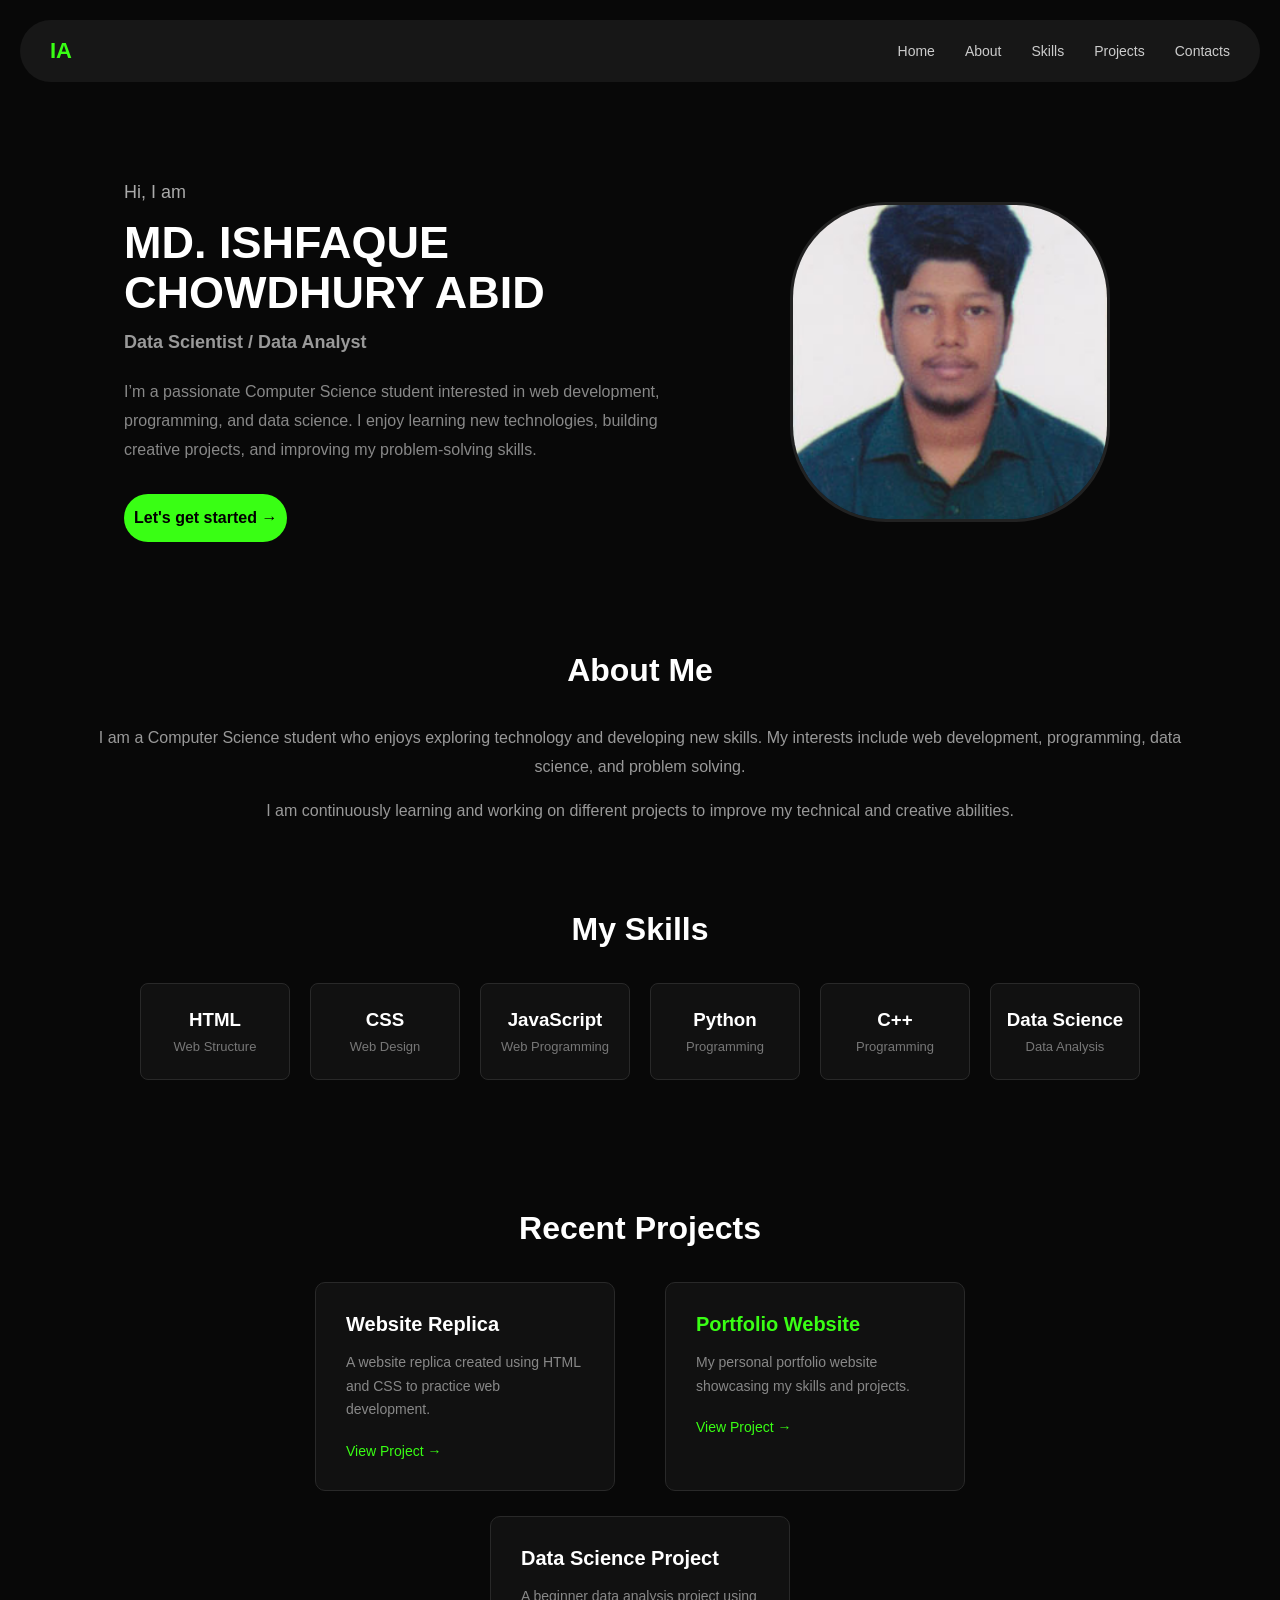
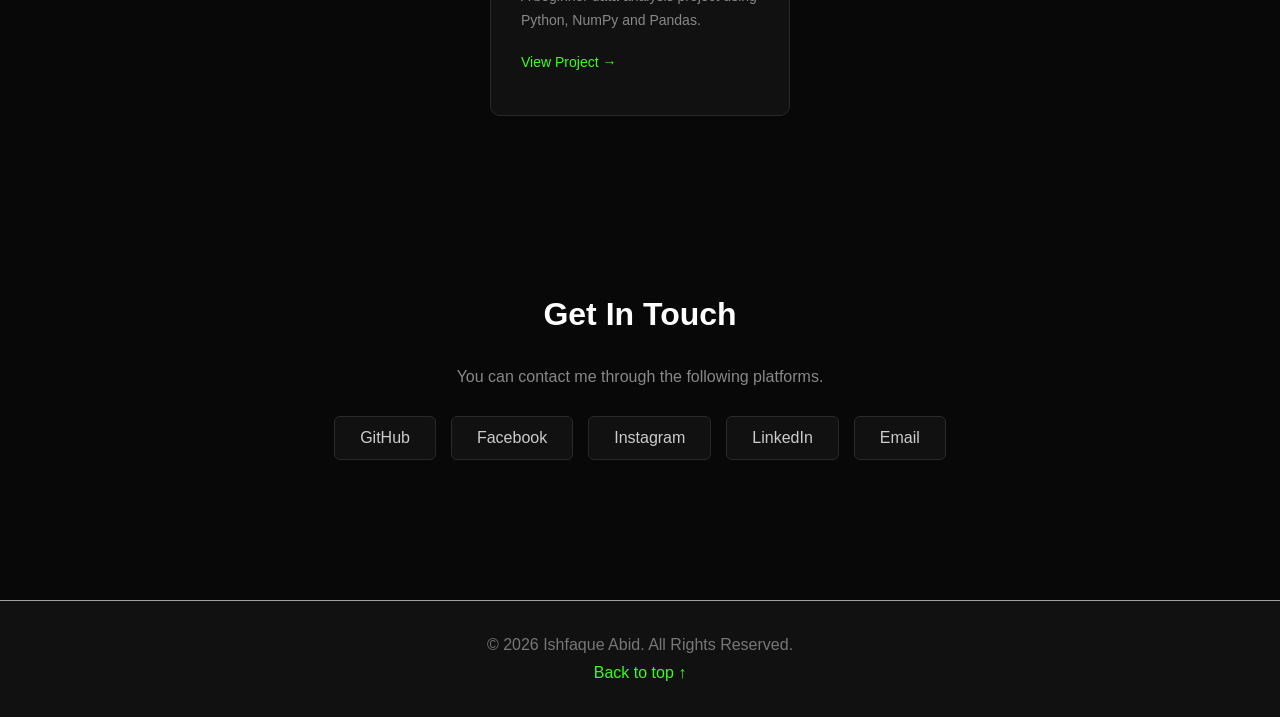
<file: index.html>
<!DOCTYPE html>
<html lang="en">

<head>
    <meta charset="UTF-8">
    <meta name="viewport" content="width=device-width, initial-scale=1.0">

    <title>Ishfaque Abid | Portfolio</title>

    <link rel="stylesheet" href="style.css">
</head>

<body>
    <header id="Home">
        <div class="logo">
            <h3>IA</h3>
        </div>

        <nav class="nav-right">
            <a href="#Home">Home</a>
            <a href="#About">About</a>
            <a href="#Skills">Skills</a>
            <a href="#Projects">Projects</a>
            <a href="#Contacts">Contacts</a>
        </nav>

    </header>

    <main>

        <section class="hero" id="About">

            <div class="hero-text">
                <p class="intro">Hi, I am</p>
                <h1>
                    MD. ISHFAQUE<br>
                    CHOWDHURY ABID
                </h1>

                <h3>
                    Data Scientist / Data Analyst
                </h3>

                <p class="introduction">
                    I’m a passionate Computer Science student interested
                    in web development, programming, and data science.
                    I enjoy learning new technologies, building creative
                    projects, and improving my problem-solving skills.
                </p>

                <a href="#Contacts" class="hero-button">
                    Let's get started →
                </a>
            </div>

            <div class="hero-image">
                <img src="image.jpeg" alt="Ishfaque Abid">

            </div>

        </section>

        <section class="about">
            <h2>About Me</h2>
            <p>
                I am a Computer Science student who enjoys exploring
                technology and developing new skills. My interests
                include web development, programming, data science,
                and problem solving.
            </p>
            <p>
                I am continuously learning and working on different
                projects to improve my technical and creative abilities.
            </p>

        </section>

        <section class="skills" id="Skills">
            <h2>My Skills</h2>
            <div class="skill-container">

                <div class="skill-card">
                    <h3>HTML</h3>
                    <p>Web Structure</p>
                </div>

                <div class="skill-card">
                    <h3>CSS</h3>
                    <p>Web Design</p>
                </div>

                <div class="skill-card">
                    <h3>JavaScript</h3>
                    <p>Web Programming</p>
                </div>

                <div class="skill-card">
                    <h3>Python</h3>
                    <p>Programming</p>
                </div>

                <div class="skill-card">
                    <h3>C++</h3>
                    <p>Programming</p>
                </div>

                <div class="skill-card">
                    <h3>Data Science</h3>
                    <p>Data Analysis</p>
                </div>

            </div>

        </section>

        <section class="projects" id="Projects">
            <h2>Recent Projects</h2>
            <div class="project-container">

                <div class="project-card">
                    <h3>Website Replica</h3>
                    <p>
                        A website replica created using HTML and CSS
                        to practice web development.
                    </p>
                    <a href="https://ishfaque-abid.github.io/Amazon_rep/">
                        View Project →

                </div>

                <div class="project-card">
                    <h3>Portfolio Website</h3>
                    <p>
                        My personal portfolio website showcasing
                        my skills and projects.
                    </p>
                    <a href="https://ishfaque-abid.github.io/Portfolio/">
                        View Project →
                    </a>
                </div>

                <div class="project-card">
                    <h3>Data Science Project</h3>
                    <p>
                        A beginner data analysis project using
                        Python, NumPy and Pandas.
                    </p>
                    <a href="#">
                        View Project →
                    </a>
                </div>
            </div>
        </section>

        <section class="contacts" id="Contacts">
            <h2>Get In Touch</h2>
            <p>
                You can contact me through the following platforms.
            </p>
            <div class="contact-container">
                <a href="https://github.com/Ishfaque-abid" target="_blank">GitHub</a>
                <a href="https://www.facebook.com/share/1BriuvzATG/" target="_blank">Facebook</a>
                <a href="https://www.instagram.com/ishfaqueabid" target="_blank">Instagram</a>
                <a href="https://www.linkdin.com/in/ishfaque-chowdhury-834703434" target="_blank">LinkedIn</a>
                <a href="https://mail.google.com/mail/?view=cm&fs=1&to=a00bid89@gmail.com">Email</a>
            </div>
        </section>

    </main>
    <footer>
        <p>
            © 2026 Ishfaque Abid. All Rights Reserved.
        </p>
        <a href="#Home">
            Back to top ↑
        </a>
    </footer>

</body>

</html>
</file>
<file: style.css>
* {
    margin: 0;
    padding: 0;
    box-sizing: border-box;
}

body {
    background-color: #080808;
    color: white;
    font-family: Arial, Helvetica, sans-serif;
}

header {
    width: 95% auto;
    margin: 20px;
    padding: 18px 30px;
    background-color: #171717;
    border-radius: 50px;
    display: flex;
    justify-content: space-between;
    align-items: center;
}

.logo h3 {
    font-size: 22px;
    color: #39ff14;
}

.nav-right {
    display: flex;
    gap: 30px;
}

.nav-right a {
    color: #cccccc;
    text-decoration: none;
    font-size: 14px;
    transition: 0.3s;
}

.nav-right a:hover {
    color: #39ff14;
}

main {
    width: 90%;
    margin: auto;
}

.hero {
    display: flex;
    justify-content: space-between;
    align-items: center;
    padding: 80px 60px;
}

.hero-text {
    width: 55%;
}

.intro {
    color: #aaaaaa;
    font-size: 18px;
    margin-bottom: 15px;
}

.hero-text h1 {
    font-size: 45px;
    line-height: 1.1;
    margin-bottom: 15px;
}

.hero-text h3 {
    color: #999999;
    font-size: 18px;
    margin-bottom: 25px;
}

.introduction {
    color: #888888;
    line-height: 1.8;
    margin-bottom: 30px;
}

.hero-button {
    display: inline-block;
    padding: 15px 10px;
    background-color: #39ff14;
    color: black;
    text-decoration: none;
    font-weight: bold;
    border-radius: 50px;
    transition: 0.3s ease;
}

.hero-button:hover {
    transform: scale(1.1);
}

.hero-image {
    width: 40%;
    display: flex;
    justify-content: center;
}


.hero-image img {
    width: 320px;
    height: 320px;
    object-fit: cover;
    border-radius: 30%;
    border: 3px solid #222222;
    transition: 0.3s;
}

.hero-image img:hover {
    transform: scale(1.03);
}


.about {
    padding: 30px;
    text-align: center;
}

.about h2 {
    text-align: center;
    font-size: 32px;
    margin-bottom: 35px;
}

.about p {
    margin: 15px auto;
    color: #999999;
    line-height: 1.8;
}

.skills {
    padding: 40px;
}

.skills h2 {
    text-align: center;
    font-size: 32px;
    margin-bottom: 35px;
}

.skill-container {
    display: flex;
    justify-content: center;
    flex-wrap: wrap;
    gap: 20px;
}

.skill-card {
    width: 150px;
    padding: 25px 15px;
    text-align: center;
    background-color: #111111;
    border: 1px solid #292929;
    border-radius: 8px;
    transition: 0.3s;
}

.skill-card h3 {
    margin-bottom: 8px;
}

.skill-card p {
    color: #777777;
    font-size: 13px;
}

.skill-card:hover {
    transform: translateY(-8px);
    border-color: #39ff14;
}

.projects {
    padding: 90px;
}

.projects h2 {
    text-align: center;
    font-size: 32px;
    margin-bottom: 35px;
}

.project-container {
    display: flex;
    justify-content: center;
    flex-wrap: wrap;
    gap: 25px;
}

.project-card {
    width: 300px;
    min-height: 200px;
    padding: 30px;
    background-color: #111111;
    border: 1px solid #292929;
    border-radius: 10px;
    transition: 0.3s;
}

.project-card h3 {
    font-size: 20px;
    margin-bottom: 15px;
}

.project-card p {
    color: #888888;
    font-size: 14px;
    line-height: 1.7;
    margin-bottom: 20px;
}

.project-card a {
    color: #39ff14;
    text-decoration: none;
    font-size: 14px;
}

.project-card:hover {
    transform: translateY(-8px);
    border-color: #39ff14;
}

.contacts {
    padding: 90px;
    text-align: center;
}

.contacts h2 {
    text-align: center;
    font-size: 32px;
    margin-bottom: 35px;
}

.contacts p {
    color: #888888;
    margin-bottom: 30px;
}

.contact-container {
    display: flex;
    justify-content: center;
    flex-wrap: wrap;
    gap: 15px;
}

.contact-container a {
    display: flex;
    padding: 12px 25px;
    background-color: #111111;
    border: 1px solid #292929;
    border-radius: 6px;
    color: #cccccc;
    text-decoration: none;
    transition: 0.3s;
}

.contact-container a:hover {
    color: #39ff14;
    border-color: #39ff14;
    transform: translateY(-3px);
}

footer {
    margin-top: 50px;
    padding: 35px;
    text-align: center;
    background-color: #111111;
    border-top: 1px solid #a19f9f;
}


footer p {
    color: #777777;
    margin-bottom: 10px;
}

footer a {
    color: #39ff14;
    text-decoration: none;
}

footer a:hover {
    text-decoration: underline;
}
</file>
